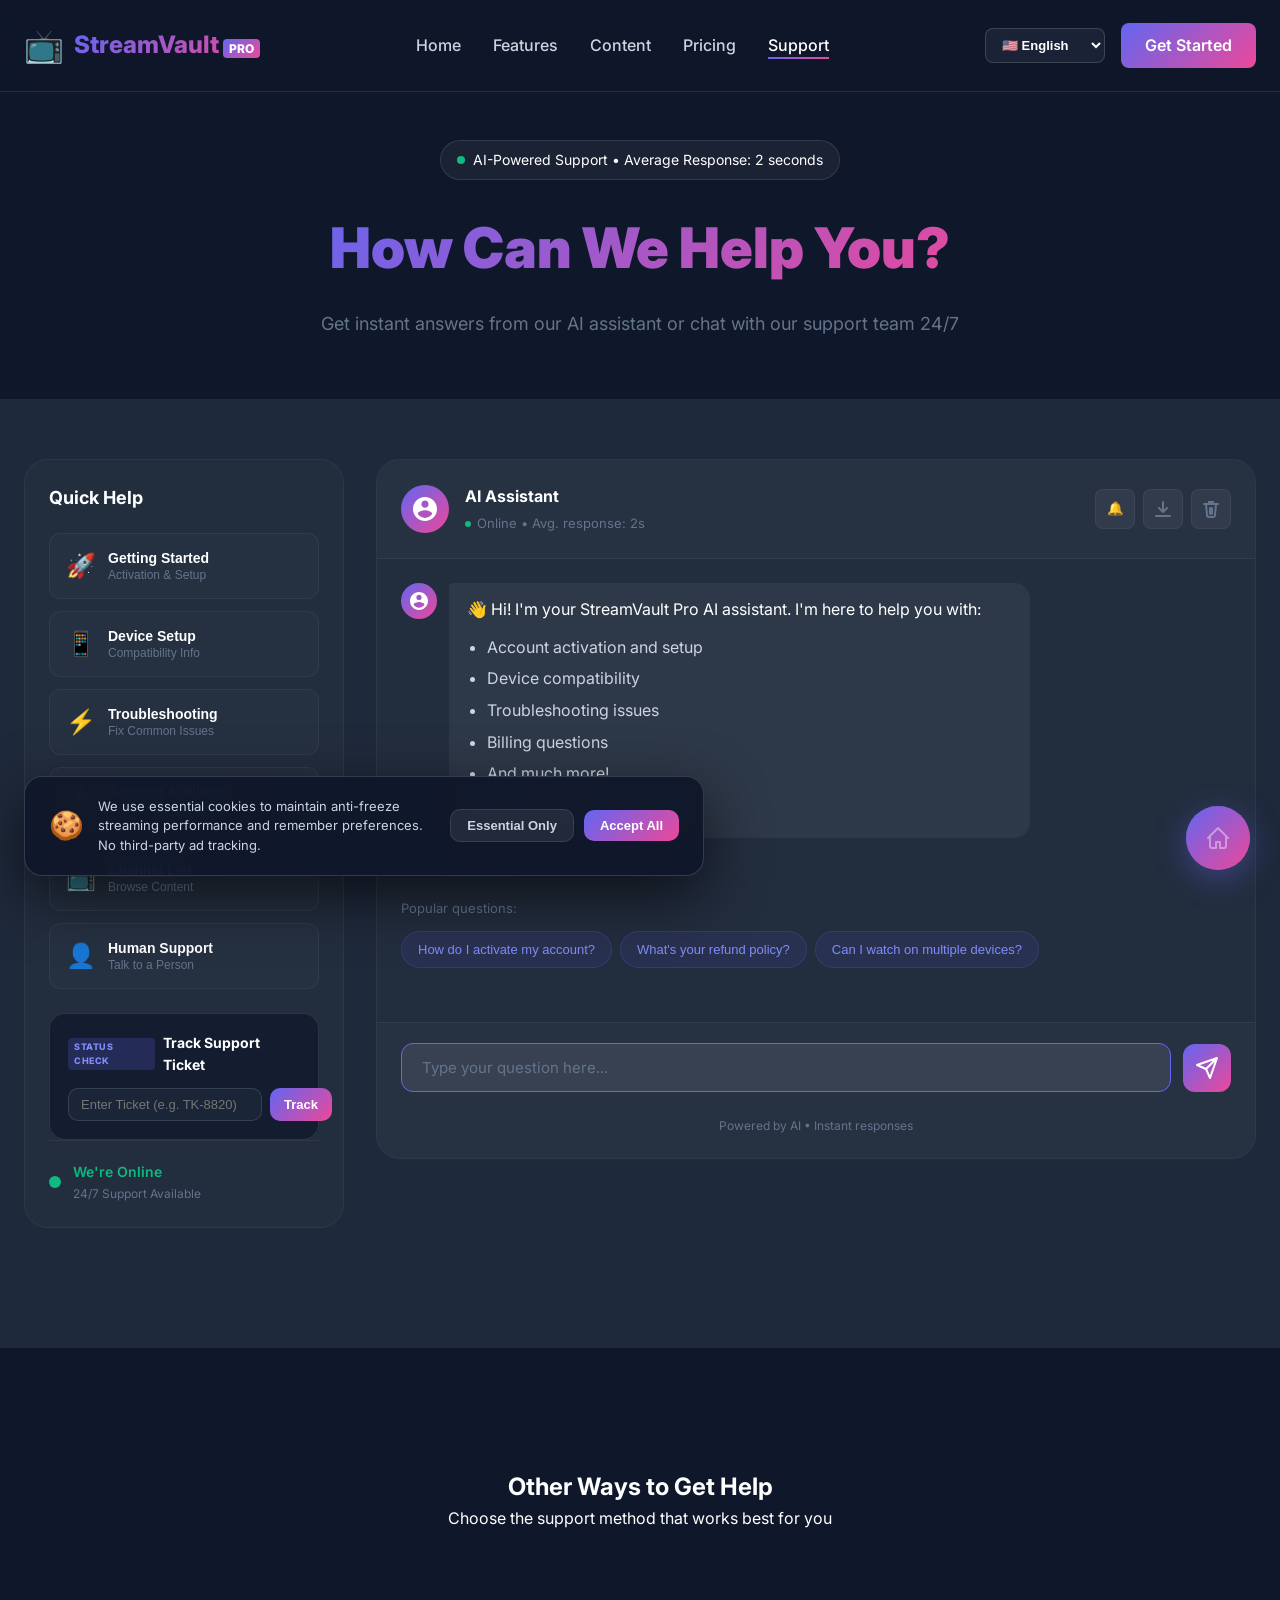
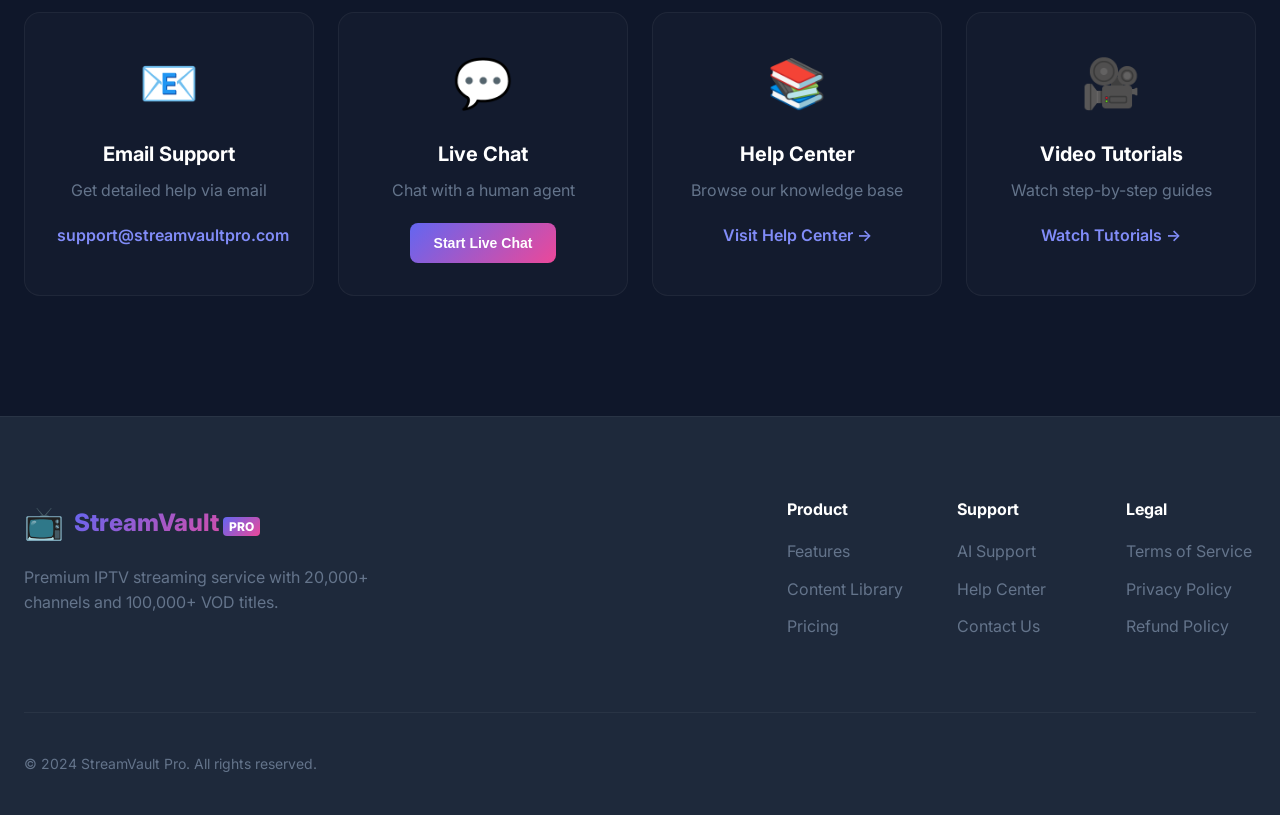
<file: support.html>
<!DOCTYPE html>
<html lang="en">
<head>
    <meta charset="UTF-8">
    <meta name="viewport" content="width=device-width, initial-scale=1.0">
    <title>24/7 AI Support - StreamVault Pro</title>
    <meta name="description" content="StreamVault Pro 24/7 customer support center. AI-powered live troubleshooting, device setup guides, activation help, and instant assistance.">
    <meta name="keywords" content="IPTV support, IPTV help, IPTV setup guide, FireStick setup, IPTV troubleshooting">
    <meta name="author" content="Amine Arheche">
    <meta name="theme-color" content="#0f172a">
    <link rel="canonical" href="https://aminearheche.github.io/IPTV-landing-page/support.html">
    <link rel="icon" type="image/svg+xml" href="icon.svg">
    <link rel="manifest" href="manifest.json">

    <!-- Open Graph / Facebook -->
    <meta property="og:type" content="website">
    <meta property="og:url" content="https://aminearheche.github.io/IPTV-landing-page/support.html">
    <meta property="og:title" content="24/7 AI Customer Support & Help Center - StreamVault Pro">
    <meta property="og:description" content="Get instant assistance, setup guides, and 24/7 troubleshooting for StreamVault Pro IPTV.">

    <!-- Twitter Card -->
    <meta name="twitter:card" content="summary_large_image">
    <meta name="twitter:title" content="24/7 Customer Support - StreamVault Pro">
    <meta name="twitter:description" content="Get instant assistance, setup guides, and 24/7 troubleshooting for StreamVault Pro IPTV.">

    <link rel="stylesheet" href="style.css">
    <link rel="stylesheet" href="support.css">
    <link rel="preconnect" href="https://fonts.googleapis.com">
    <link rel="preconnect" href="https://fonts.gstatic.com" crossorigin>
    <link href="https://fonts.googleapis.com/css2?family=Inter:wght@400;500;600;700;800;900&display=swap" rel="stylesheet">

    <!-- JSON-LD Support & ContactPage Schema -->
    <script type="application/ld+json">
    {
      "@context": "https://schema.org",
      "@type": "ContactPage",
      "name": "StreamVault Pro Customer Support Center",
      "description": "24/7 AI-driven live chat and technical support portal for IPTV subscribers.",
      "url": "https://aminearheche.github.io/IPTV-landing-page/support.html",
      "mainEntity": {
        "@type": "Organization",
        "name": "StreamVault Pro",
        "email": "support@streamvaultpro.com"
      }
    }
    </script>
</head>
<body>
    <!-- Skip to Support Chat for Accessibility -->
    <a href="#chatMessages" class="skip-link">Skip to chat conversation</a>

    <!-- Navigation -->
    <nav class="navbar" role="navigation" aria-label="Main Navigation">
        <div class="container">
            <div class="nav-wrapper">
                <div class="logo">
                    <a href="index.html" style="text-decoration: none; display: flex; align-items: center; gap: 10px;">
                        <span class="logo-icon">📺</span>
                        <span class="logo-text">StreamVault<span class="pro">PRO</span></span>
                    </a>
                </div>
                <ul class="nav-links">
                    <li><a href="index.html">Home</a></li>
                    <li><a href="index.html#features">Features</a></li>
                    <li><a href="index.html#content">Content</a></li>
                    <li><a href="index.html#pricing">Pricing</a></li>
                    <li><a href="support.html" class="active">Support</a></li>
                </ul>
                <div class="nav-actions">
                    <div class="lang-selector" aria-label="Select Language">
                        <label for="langSelect" class="sr-only">Language</label>
                        <select id="langSelect" class="currency-dropdown" title="Change language">
                            <option value="en" selected>🇺🇸 English</option>
                            <option value="fr">🇫🇷 Français</option>
                            <option value="es">🇪🇸 Español</option>
                            <option value="ar">🇸🇦 العربية</option>
                        </select>
                    </div>
                    <a href="index.html#pricing" class="nav-cta">Get Started</a>
                </div>
            </div>
        </div>
    </nav>

    <main id="main-content">
    <!-- Support Hero -->
    <section class="support-hero">
        <div class="container">
            <div class="support-hero-content">
                <div class="hero-badge">
                    <span class="badge-dot"></span>
                    <span>AI-Powered Support • Average Response: 2 seconds</span>
                </div>
                <h1>How Can We Help You?</h1>
                <p>Get instant answers from our AI assistant or chat with our support team 24/7</p>
            </div>
        </div>
    </section>

    <!-- Chat Interface -->
    <section class="chat-section">
        <div class="container">
            <div class="chat-layout">
                <!-- Sidebar with Quick Actions -->
                <aside class="chat-sidebar">
                    <div class="sidebar-header">
                        <h3>Quick Help</h3>
                    </div>
                    <div class="quick-topics">
                        <button class="topic-btn" data-question="How do I activate my subscription?">
                            <div class="topic-icon">🚀</div>
                            <div class="topic-content">
                                <div class="topic-title">Getting Started</div>
                                <div class="topic-desc">Activation & Setup</div>
                            </div>
                        </button>
                        <button class="topic-btn" data-question="What devices are compatible?">
                            <div class="topic-icon">📱</div>
                            <div class="topic-content">
                                <div class="topic-title">Device Setup</div>
                                <div class="topic-desc">Compatibility Info</div>
                            </div>
                        </button>
                        <button class="topic-btn" data-question="How do I fix buffering issues?">
                            <div class="topic-icon">⚡</div>
                            <div class="topic-content">
                                <div class="topic-title">Troubleshooting</div>
                                <div class="topic-desc">Fix Common Issues</div>
                            </div>
                        </button>
                        <button class="topic-btn" data-question="How do I upgrade my plan?">
                            <div class="topic-icon">⭐</div>
                            <div class="topic-content">
                                <div class="topic-title">Account & Billing</div>
                                <div class="topic-desc">Manage Subscription</div>
                            </div>
                        </button>
                        <button class="topic-btn" data-question="What channels do you offer?">
                            <div class="topic-icon">📺</div>
                            <div class="topic-content">
                                <div class="topic-title">Channel List</div>
                                <div class="topic-desc">Browse Content</div>
                            </div>
                        </button>
                        <button class="topic-btn" data-question="How can I contact human support?">
                            <div class="topic-icon">👤</div>
                            <div class="topic-content">
                                <div class="topic-title">Human Support</div>
                                <div class="topic-desc">Talk to a Person</div>
                            </div>
                        </button>
                    </div>

                    <!-- Ticket Status Tracker Widget -->
                    <div class="ticket-tracker-box">
                        <div class="ticket-tracker-header">
                            <span class="ticket-badge">STATUS CHECK</span>
                            <h4>Track Support Ticket</h4>
                        </div>
                        <div class="ticket-input-row">
                            <input type="text" id="ticketLookupInput" placeholder="Enter Ticket (e.g. TK-8820)" aria-label="Enter Ticket ID">
                            <button type="button" id="lookupTicketBtn" class="ticket-track-btn">Track</button>
                        </div>
                        <div id="ticketResultCard" class="ticket-result-card" style="display: none;"></div>
                    </div>

                    <div class="sidebar-footer">
                        <div class="support-hours">
                            <div class="status-indicator"></div>
                            <div>
                                <div class="status-title">We're Online</div>
                                <div class="status-time">24/7 Support Available</div>
                            </div>
                        </div>
                    </div>
                </aside>

                <!-- Main Chat Area -->
                <main class="chat-main">
                    <div class="chat-container">
                        <div class="chat-header">
                            <div class="agent-info">
                                <div class="agent-avatar">
                                    <div class="avatar-gradient">
                                        <svg width="32" height="32" viewBox="0 0 32 32" fill="none">
                                            <path d="M16 4C9.373 4 4 9.373 4 16s5.373 12 12 12 12-5.373 12-12S22.627 4 16 4zm0 3.6c1.988 0 3.6 1.612 3.6 3.6s-1.612 3.6-3.6 3.6-3.6-1.612-3.6-3.6 1.612-3.6 3.6-3.6zm0 17.28c-3 0-5.64-1.536-7.2-3.864.036-2.388 4.8-3.696 7.2-3.696 2.388 0 7.164 1.308 7.2 3.696-1.56 2.328-4.2 3.864-7.2 3.864z" fill="white"/>
                                        </svg>
                                    </div>
                                </div>
                                <div class="agent-details">
                                    <div class="agent-name">AI Assistant</div>
                                    <div class="agent-status">
                                        <span class="status-dot"></span>
                                        <span>Online • Avg. response: 2s</span>
                                    </div>
                                </div>
                            </div>
                            <div class="chat-actions">
                                <button type="button" class="action-btn" id="toggleSound" title="Toggle Audio Chime">
                                    <span id="soundIcon">🔔</span>
                                </button>
                                <button type="button" class="action-btn" id="exportChat" title="Export Chat Transcript">
                                    <svg width="20" height="20" viewBox="0 0 20 20" fill="none">
                                        <path d="M10 3v10m0 0l-4-4m4 4l4-4M3 17h14" stroke="currentColor" stroke-width="2" stroke-linecap="round" stroke-linejoin="round"/>
                                    </svg>
                                </button>
                                <button type="button" class="action-btn" id="clearChat" title="Clear Chat">
                                    <svg width="20" height="20" viewBox="0 0 20 20" fill="none">
                                        <path d="M3 5h14M8 5V3h4v2M9 9v6M11 9v6M5 5l1 11a2 2 0 002 2h4a2 2 0 002-2l1-11" stroke="currentColor" stroke-width="2" stroke-linecap="round"/>
                                    </svg>
                                </button>
                            </div>
                        </div>

                        <div class="chat-messages" id="chatMessages">
                            <!-- Welcome Message -->
                            <div class="message agent-message">
                                <div class="message-avatar">
                                    <div class="avatar-gradient">
                                        <svg width="24" height="24" viewBox="0 0 24 24" fill="none">
                                            <path d="M12 3C7.03 3 3 7.03 3 12s4.03 9 9 9 9-4.03 9-9-4.03-9-9-9zm0 2.7c1.491 0 2.7 1.209 2.7 2.7s-1.209 2.7-2.7 2.7-2.7-1.209-2.7-2.7 1.209-2.7 2.7-2.7zm0 12.96c-2.25 0-4.23-1.152-5.4-2.898.027-1.791 3.6-2.772 5.4-2.772 1.791 0 5.373.981 5.4 2.772-1.17 1.746-3.15 2.898-5.4 2.898z" fill="white"/>
                                        </svg>
                                    </div>
                                </div>
                                <div class="message-content">
                                    <div class="message-text">
                                        <p>👋 Hi! I'm your StreamVault Pro AI assistant. I'm here to help you with:</p>
                                        <ul>
                                            <li>Account activation and setup</li>
                                            <li>Device compatibility</li>
                                            <li>Troubleshooting issues</li>
                                            <li>Billing questions</li>
                                            <li>And much more!</li>
                                        </ul>
                                        <p>How can I assist you today?</p>
                                    </div>
                                    <div class="message-time">Just now</div>
                                </div>
                            </div>

                            <!-- Suggested Questions -->
                            <div class="suggested-questions">
                                <div class="suggestions-label">Popular questions:</div>
                                <div class="suggestion-chips">
                                    <button class="chip" data-question="How do I activate my account?">How do I activate my account?</button>
                                    <button class="chip" data-question="What's your refund policy?">What's your refund policy?</button>
                                    <button class="chip" data-question="Can I watch on multiple devices?">Can I watch on multiple devices?</button>
                                </div>
                            </div>
                        </div>

                        <div class="chat-input-wrapper">
                            <div class="typing-indicator" id="typingIndicator">
                                <span></span>
                                <span></span>
                                <span></span>
                            </div>
                            <form class="chat-input-form" id="chatForm">
                                <div class="input-container">
                                    <input 
                                        type="text" 
                                        id="messageInput" 
                                        class="chat-input" 
                                        placeholder="Type your question here..."
                                        autocomplete="off"
                                    />
                                    <button type="submit" class="send-btn" id="sendBtn">
                                        <svg width="24" height="24" viewBox="0 0 24 24" fill="none">
                                            <path d="M22 2L11 13M22 2l-7 20-4-9-9-4 20-7z" stroke="currentColor" stroke-width="2" stroke-linecap="round" stroke-linejoin="round"/>
                                        </svg>
                                    </button>
                                </div>
                            </form>
                            <div class="input-footer">
                                <span class="footer-text">Powered by AI • Instant responses</span>
                            </div>
                        </div>
                    </div>
                </main>
            </div>
        </div>
    </section>

    <!-- Additional Support Resources -->
    <section class="support-resources">
        <div class="container">
            <div class="section-header">
                <h2>Other Ways to Get Help</h2>
                <p>Choose the support method that works best for you</p>
            </div>
            <div class="resources-grid">
                <div class="resource-card">
                    <div class="resource-icon">📧</div>
                    <h3>Email Support</h3>
                    <p>Get detailed help via email</p>
                    <a href="mailto:support@streamvaultpro.com" class="resource-link">support@streamvaultpro.com</a>
                </div>
                <div class="resource-card">
                    <div class="resource-icon">💬</div>
                    <h3>Live Chat</h3>
                    <p>Chat with a human agent</p>
                    <button class="resource-link resource-btn" onclick="alert('Live chat feature coming soon!')">Start Live Chat</button>
                </div>
                <div class="resource-card">
                    <div class="resource-icon">📚</div>
                    <h3>Help Center</h3>
                    <p>Browse our knowledge base</p>
                    <a href="#" class="resource-link">Visit Help Center →</a>
                </div>
                <div class="resource-card">
                    <div class="resource-icon">🎥</div>
                    <h3>Video Tutorials</h3>
                    <p>Watch step-by-step guides</p>
                    <a href="#" class="resource-link">Watch Tutorials →</a>
                </div>
            </div>
        </div>
    </section>
    </main>

    <!-- Footer -->
    <footer class="footer">
        <div class="container">
            <div class="footer-content">
                <div class="footer-brand">
                    <div class="logo">
                        <span class="logo-icon">📺</span>
                        <span class="logo-text">StreamVault<span class="pro">PRO</span></span>
                    </div>
                    <p>Premium IPTV streaming service with 20,000+ channels and 100,000+ VOD titles.</p>
                </div>
                <div class="footer-links">
                    <div class="footer-column">
                        <h4>Product</h4>
                        <ul>
                            <li><a href="index.html#features">Features</a></li>
                            <li><a href="index.html#content">Content Library</a></li>
                            <li><a href="index.html#pricing">Pricing</a></li>
                        </ul>
                    </div>
                    <div class="footer-column">
                        <h4>Support</h4>
                        <ul>
                            <li><a href="support.html">AI Support</a></li>
                            <li><a href="#">Help Center</a></li>
                            <li><a href="#">Contact Us</a></li>
                        </ul>
                    </div>
                    <div class="footer-column">
                        <h4>Legal</h4>
                        <ul>
                            <li><a href="#">Terms of Service</a></li>
                            <li><a href="#">Privacy Policy</a></li>
                            <li><a href="#">Refund Policy</a></li>
                        </ul>
                    </div>
                </div>
            </div>
            <div class="footer-bottom">
                <p>&copy; 2024 StreamVault Pro. All rights reserved.</p>
            </div>
        </div>
    </footer>

    <!-- GDPR Cookie Consent Banner -->
    <div id="cookieBanner" class="cookie-banner" role="region" aria-label="Cookie Consent" style="display: none;">
        <div class="cookie-content">
            <span class="cookie-icon">🍪</span>
            <p>We use essential cookies to maintain anti-freeze streaming performance and remember preferences. No third-party ad tracking.</p>
        </div>
        <div class="cookie-actions">
            <button type="button" class="cookie-btn cookie-btn-secondary" id="cookieEssentialBtn">Essential Only</button>
            <button type="button" class="cookie-btn cookie-btn-primary" id="cookieAcceptBtn">Accept All</button>
        </div>
    </div>

    <!-- Floating Home Button -->
    <a href="index.html" class="floating-support-btn" title="Back to Home">
        <svg width="28" height="28" viewBox="0 0 28 28" fill="none">
            <path d="M4 14L14 4l10 10M6 12v10a2 2 0 002 2h4v-6h4v6h4a2 2 0 002-2V12" stroke="white" stroke-width="2" stroke-linecap="round" stroke-linejoin="round"/>
        </svg>
        <span class="support-pulse"></span>
    </a>

    <script src="support-chat.js"></script>
</body>
</html>
</file>
<file: style.css>
/* Modern IPTV Store - American Style */

/* Reset and Base Styles */
* {
    margin: 0;
    padding: 0;
    box-sizing: border-box;
}

:root {
    --primary: #6366f1;
    --primary-dark: #4f46e5;
    --primary-light: #818cf8;
    --secondary: #ec4899;
    --dark: #0f172a;
    --dark-light: #1e293b;
    --gray: #64748b;
    --gray-light: #cbd5e1;
    --gray-lighter: #f1f5f9;
    --white: #ffffff;
    --success: #10b981;
    --gradient: linear-gradient(135deg, #6366f1 0%, #ec4899 100%);
    --gradient-dark: linear-gradient(135deg, #1e293b 0%, #0f172a 100%);
}

html {
    scroll-behavior: smooth;
}

/* Accessibility Skip Link */
.skip-link {
    position: fixed;
    top: -100px;
    left: 20px;
    background: var(--primary);
    color: var(--white);
    padding: 12px 20px;
    border-radius: 8px;
    font-weight: 700;
    text-decoration: none;
    z-index: 100000;
    transition: top 0.2s cubic-bezier(0.4, 0, 0.2, 1);
    box-shadow: 0 4px 20px rgba(0, 0, 0, 0.4);
}

.skip-link:focus {
    top: 20px;
    outline: 3px solid var(--secondary);
}

/* Accessible focus visible rings */
a:focus-visible,
button:focus-visible,
input:focus-visible {
    outline: 2px solid var(--primary-light);
    outline-offset: 3px;
}

body {
    font-family: 'Inter', -apple-system, BlinkMacSystemFont, 'Segoe UI', sans-serif;
    background: var(--dark);
    color: var(--white);
    line-height: 1.6;
    overflow-x: hidden;
}

.container {
    max-width: 1280px;
    margin: 0 auto;
    padding: 0 24px;
}

/* Navigation */
.navbar {
    position: fixed;
    top: 0;
    left: 0;
    right: 0;
    background: rgba(15, 23, 42, 0.8);
    backdrop-filter: blur(20px);
    border-bottom: 1px solid rgba(255, 255, 255, 0.1);
    z-index: 1000;
    transition: all 0.3s ease;
}

.navbar.scrolled {
    background: rgba(15, 23, 42, 0.95);
    box-shadow: 0 4px 30px rgba(0, 0, 0, 0.3);
}

.nav-wrapper {
    display: flex;
    align-items: center;
    justify-content: space-between;
    padding: 20px 0;
}

.logo {
    display: flex;
    align-items: center;
    gap: 10px;
    font-size: 24px;
    font-weight: 800;
    color: var(--white);
    text-decoration: none;
}

.logo-icon {
    font-size: 32px;
}

.logo-text {
    background: var(--gradient);
    -webkit-background-clip: text;
    -webkit-text-fill-color: transparent;
    background-clip: text;
}

.pro {
    font-size: 12px;
    padding: 2px 6px;
    background: var(--gradient);
    border-radius: 4px;
    margin-left: 4px;
    -webkit-text-fill-color: white;
}

.nav-links {
    display: flex;
    list-style: none;
    gap: 32px;
}

.nav-links a {
    color: var(--gray-light);
    text-decoration: none;
    font-weight: 500;
    transition: color 0.3s ease;
    position: relative;
}

.nav-links a:hover {
    color: var(--white);
}

.nav-links a::after {
    content: '';
    position: absolute;
    bottom: -4px;
    left: 0;
    width: 0;
    height: 2px;
    background: var(--gradient);
    transition: width 0.3s ease;
}

.nav-links a:hover::after {
    width: 100%;
}

.nav-actions {
    display: flex;
    align-items: center;
    gap: 16px;
}

.currency-dropdown {
    background: rgba(30, 41, 59, 0.8);
    color: var(--white);
    border: 1px solid rgba(255, 255, 255, 0.15);
    border-radius: 8px;
    padding: 8px 12px;
    font-size: 13px;
    font-weight: 600;
    cursor: pointer;
    outline: none;
    transition: all 0.3s ease;
}

.currency-dropdown:hover,
.currency-dropdown:focus {
    border-color: var(--primary);
    background: rgba(30, 41, 59, 1);
}

.currency-dropdown option {
    background: var(--dark);
    color: var(--white);
}

.sr-only {
    position: absolute;
    width: 1px;
    height: 1px;
    padding: 0;
    margin: -1px;
    overflow: hidden;
    clip: rect(0, 0, 0, 0);
    border: 0;
}

.nav-cta {
    padding: 10px 24px;
    background: var(--gradient);
    color: var(--white);
    text-decoration: none;
    border-radius: 8px;
    font-weight: 600;
    transition: all 0.3s ease;
    white-space: nowrap;
}

.nav-cta:hover {
    transform: translateY(-2px);
    box-shadow: 0 10px 30px rgba(99, 102, 241, 0.4);
}

/* Hero Section */
.hero {
    position: relative;
    min-height: 100vh;
    display: flex;
    align-items: center;
    justify-content: center;
    padding-top: 80px;
    overflow: hidden;
}

.hero-background {
    position: absolute;
    top: 0;
    left: 0;
    right: 0;
    bottom: 0;
    background: 
        radial-gradient(circle at 20% 50%, rgba(99, 102, 241, 0.15) 0%, transparent 50%),
        radial-gradient(circle at 80% 80%, rgba(236, 72, 153, 0.15) 0%, transparent 50%),
        var(--dark);
    z-index: 0;
}

.hero-overlay {
    position: absolute;
    top: 0;
    left: 0;
    right: 0;
    bottom: 0;
    background: url('data:image/svg+xml,%3Csvg width="60" height="60" viewBox="0 0 60 60" xmlns="http://www.w3.org/2000/svg"%3E%3Cg fill="none" fill-rule="evenodd"%3E%3Cg fill="%23ffffff" fill-opacity="0.02"%3E%3Cpath d="M36 34v-4h-2v4h-4v2h4v4h2v-4h4v-2h-4zm0-30V0h-2v4h-4v2h4v4h2V6h4V4h-4zM6 34v-4H4v4H0v2h4v4h2v-4h4v-2H6zM6 4V0H4v4H0v2h4v4h2V6h4V4H6z"/%3E%3C/g%3E%3C/g%3E%3C/svg%3E');
    opacity: 0.5;
}

.hero-content {
    position: relative;
    z-index: 1;
    text-align: center;
    max-width: 900px;
}

.hero-badge {
    display: inline-flex;
    align-items: center;
    gap: 8px;
    padding: 8px 16px;
    background: rgba(255, 255, 255, 0.05);
    border: 1px solid rgba(255, 255, 255, 0.1);
    border-radius: 50px;
    font-size: 14px;
    margin-bottom: 24px;
    animation: float 3s ease-in-out infinite;
}

.badge-dot {
    width: 8px;
    height: 8px;
    background: var(--success);
    border-radius: 50%;
    animation: pulse 2s ease-in-out infinite;
}

.hero-title {
    font-size: clamp(48px, 8vw, 72px);
    font-weight: 900;
    line-height: 1.1;
    margin-bottom: 24px;
    letter-spacing: -0.02em;
}

.gradient-text {
    background: var(--gradient);
    -webkit-background-clip: text;
    -webkit-text-fill-color: transparent;
    background-clip: text;
}

.hero-subtitle {
    font-size: clamp(18px, 3vw, 22px);
    color: var(--gray-light);
    margin-bottom: 40px;
    max-width: 700px;
    margin-left: auto;
    margin-right: auto;
}

.hero-buttons {
    display: flex;
    gap: 16px;
    justify-content: center;
    flex-wrap: wrap;
    margin-bottom: 60px;
}

.btn {
    display: inline-flex;
    align-items: center;
    gap: 8px;
    padding: 16px 32px;
    border-radius: 12px;
    font-weight: 600;
    font-size: 16px;
    text-decoration: none;
    transition: all 0.3s cubic-bezier(0.4, 0, 0.2, 1);
    position: relative;
    overflow: hidden;
}

.btn-primary {
    background: var(--gradient);
    color: var(--white);
    box-shadow: 0 10px 30px rgba(99, 102, 241, 0.3);
}

.btn-primary:hover {
    transform: translateY(-3px);
    box-shadow: 0 15px 40px rgba(99, 102, 241, 0.5);
}

.btn-secondary {
    background: rgba(255, 255, 255, 0.05);
    border: 1px solid rgba(255, 255, 255, 0.1);
    color: var(--white);
}

.btn-secondary:hover {
    background: rgba(255, 255, 255, 0.1);
    border-color: rgba(255, 255, 255, 0.2);
}

.hero-stats {
    display: flex;
    justify-content: center;
    align-items: center;
    gap: 40px;
    flex-wrap: wrap;
}

.stat-item {
    text-align: center;
}

.stat-number {
    font-size: 36px;
    font-weight: 800;
    background: var(--gradient);
    -webkit-background-clip: text;
    -webkit-text-fill-color: transparent;
    background-clip: text;
    line-height: 1;
    margin-bottom: 8px;
}

.stat-label {
    font-size: 14px;
    color: var(--gray);
    font-weight: 500;
}

.stat-divider {
    width: 1px;
    height: 40px;
    background: rgba(255, 255, 255, 0.1);
}

.scroll-indicator {
    position: absolute;
    bottom: 40px;
    left: 50%;
    transform: translateX(-50%);
    text-align: center;
    color: var(--gray);
    font-size: 14px;
}

.scroll-arrow {
    width: 24px;
    height: 24px;
    border-left: 2px solid var(--gray);
    border-bottom: 2px solid var(--gray);
    transform: rotate(-45deg);
    margin: 8px auto 0;
    animation: bounce 2s infinite;
}

/* Features Section */
.features {
    padding: 120px 0;
    background: var(--dark-light);
    position: relative;
}

.section-header {
    text-align: center;
    margin-bottom: 80px;
}

.section-tag {
    display: inline-block;
    padding: 6px 16px;
    background: rgba(99, 102, 241, 0.1);
    color: var(--primary-light);
    border-radius: 50px;
    font-size: 14px;
    font-weight: 600;
    margin-bottom: 16px;
}

.section-title {
    font-size: clamp(36px, 5vw, 48px);
    font-weight: 800;
    margin-bottom: 16px;
}

.section-subtitle {
    font-size: 18px;
    color: var(--gray);
    max-width: 600px;
    margin: 0 auto;
}

.features-grid {
    display: grid;
    grid-template-columns: repeat(auto-fit, minmax(300px, 1fr));
    gap: 32px;
}

.feature-card {
    padding: 32px;
    background: rgba(255, 255, 255, 0.02);
    border: 1px solid rgba(255, 255, 255, 0.05);
    border-radius: 16px;
    transition: all 0.3s ease;
}

.feature-card:hover {
    background: rgba(255, 255, 255, 0.05);
    border-color: rgba(99, 102, 241, 0.3);
    transform: translateY(-4px);
}

.feature-icon {
    width: 64px;
    height: 64px;
    background: var(--gradient);
    border-radius: 12px;
    display: flex;
    align-items: center;
    justify-content: center;
    margin-bottom: 20px;
    color: var(--white);
}

.feature-card h3 {
    font-size: 20px;
    font-weight: 700;
    margin-bottom: 12px;
}

.feature-card p {
    color: var(--gray);
    line-height: 1.6;
}

/* Broadband Speed Test Section */
.speedtest-section {
    padding: 80px 0;
    position: relative;
}

.speedtest-card {
    background: linear-gradient(135deg, rgba(30, 41, 59, 0.7), rgba(15, 23, 42, 0.9));
    border: 1px solid rgba(255, 255, 255, 0.12);
    border-radius: 24px;
    padding: 48px;
    display: grid;
    grid-template-columns: 1.2fr 0.8fr;
    gap: 40px;
    align-items: center;
    backdrop-filter: blur(20px);
    box-shadow: 0 20px 60px rgba(0, 0, 0, 0.4);
}

.speedtest-info h2 {
    font-size: 32px;
    font-weight: 800;
    margin: 12px 0 16px;
    color: var(--white);
}

.speedtest-info p {
    color: var(--gray-light);
    font-size: 16px;
    line-height: 1.6;
    margin-bottom: 28px;
}

.speedtest-benchmarks {
    display: flex;
    gap: 20px;
    flex-wrap: wrap;
}

.bench-item {
    background: rgba(255, 255, 255, 0.04);
    border: 1px solid rgba(255, 255, 255, 0.08);
    padding: 12px 18px;
    border-radius: 12px;
    display: flex;
    flex-direction: column;
}

.bench-val {
    font-size: 18px;
    font-weight: 800;
    color: var(--primary-light);
}

.bench-lbl {
    font-size: 12px;
    color: var(--gray);
}

.speedtest-gauge-box {
    display: flex;
    flex-direction: column;
    align-items: center;
    text-align: center;
    background: rgba(15, 23, 42, 0.6);
    border: 1px solid rgba(255, 255, 255, 0.08);
    padding: 32px;
    border-radius: 20px;
}

.gauge-circle {
    width: 140px;
    height: 140px;
    border-radius: 50%;
    border: 4px solid var(--primary);
    box-shadow: 0 0 30px rgba(99, 102, 241, 0.35);
    display: flex;
    flex-direction: column;
    align-items: center;
    justify-content: center;
    margin-bottom: 16px;
    transition: all 0.3s ease;
}

.gauge-circle.testing {
    animation: gauge-pulse 1s infinite alternate;
    border-color: var(--secondary);
}

@keyframes gauge-pulse {
    from { transform: scale(1); box-shadow: 0 0 20px rgba(236, 72, 153, 0.4); }
    to { transform: scale(1.06); box-shadow: 0 0 40px rgba(236, 72, 153, 0.8); }
}

.gauge-number {
    font-size: 38px;
    font-weight: 900;
    color: var(--white);
    line-height: 1;
}

.gauge-unit {
    font-size: 13px;
    color: var(--gray);
    font-weight: 600;
}

.gauge-stats {
    font-size: 13px;
    color: var(--gray-light);
    font-family: monospace;
    margin-bottom: 20px;
}

.speedtest-btn {
    width: 100%;
    justify-content: center;
}

.speedtest-result-badge {
    margin-top: 16px;
    background: rgba(16, 185, 129, 0.15);
    border: 1px solid rgba(16, 185, 129, 0.3);
    color: var(--success);
    padding: 8px 16px;
    border-radius: 8px;
    font-size: 13px;
    font-weight: 600;
    animation: modal-enter 0.4s ease;
}

@media (max-width: 900px) {
    .speedtest-card {
        grid-template-columns: 1fr;
        padding: 32px 24px;
    }
}

/* Content Showcase Section */
.content-showcase {
    padding: 120px 0;
    background: var(--dark);
}

.content-category {
    margin-bottom: 60px;
}

.category-title {
    font-size: 28px;
    font-weight: 700;
    margin-bottom: 24px;
    padding-left: 4px;
}

.content-carousel {
    overflow: hidden;
    position: relative;
}

.carousel-track {
    display: flex;
    gap: 20px;
    animation: scroll 60s linear infinite;
    width: fit-content;
}

.carousel-track:hover {
    animation-play-state: paused;
}

.content-card {
    flex: 0 0 auto;
    width: 200px;
    cursor: pointer;
    transition: transform 0.3s ease;
}

.content-card:hover {
    transform: scale(1.05) translateY(-8px);
    z-index: 10;
}

.card-image {
    position: relative;
    border-radius: 12px;
    overflow: hidden;
    aspect-ratio: 2/3;
    margin-bottom: 12px;
}

.card-image img {
    width: 100%;
    height: 100%;
    object-fit: cover;
    transition: transform 0.5s ease;
}

.content-card:hover .card-image img {
    transform: scale(1.1);
}

.card-overlay {
    position: absolute;
    inset: 0;
    background: linear-gradient(to top, rgba(0,0,0,0.9) 0%, transparent 50%);
    display: flex;
    flex-direction: column;
    justify-content: space-between;
    padding: 16px;
    opacity: 0;
    transition: opacity 0.3s ease;
}

.content-card:hover .card-overlay {
    opacity: 1;
}

.card-play {
    width: 56px;
    height: 56px;
    background: rgba(255, 255, 255, 0.2);
    backdrop-filter: blur(10px);
    border-radius: 50%;
    display: flex;
    align-items: center;
    justify-content: center;
    margin: auto;
    transition: all 0.3s ease;
}

.content-card:hover .card-play {
    background: var(--gradient);
    transform: scale(1.1);
}

.card-info {
    display: flex;
    justify-content: space-between;
    align-items: center;
    font-size: 14px;
    font-weight: 600;
}

.card-rating {
    display: flex;
    align-items: center;
    gap: 4px;
}

.card-title {
    font-size: 14px;
    font-weight: 600;
    text-align: center;
    white-space: nowrap;
    overflow: hidden;
    text-overflow: ellipsis;
}

/* Live Channel Lineup & Finder */
.channel-finder-section {
    margin-top: 64px;
    background: rgba(15, 23, 42, 0.6);
    border: 1px solid rgba(255, 255, 255, 0.08);
    border-radius: 24px;
    padding: 36px;
    backdrop-filter: blur(16px);
}

.channel-finder-subtitle {
    color: var(--gray-light);
    font-size: 15px;
    margin-top: 4px;
    margin-bottom: 24px;
}

.channel-controls {
    display: flex;
    flex-direction: column;
    gap: 16px;
    margin-bottom: 28px;
}

.channel-search-box {
    position: relative;
    display: flex;
    align-items: center;
}

.channel-search-box .search-icon {
    position: absolute;
    left: 18px;
    color: var(--gray);
    pointer-events: none;
}

.channel-search-box input {
    width: 100%;
    padding: 14px 44px 14px 48px;
    background: rgba(30, 41, 59, 0.7);
    border: 1px solid rgba(255, 255, 255, 0.12);
    border-radius: 14px;
    color: var(--white);
    font-size: 15px;
    outline: none;
    transition: all 0.3s ease;
}

.channel-search-box input:focus {
    border-color: var(--primary);
    box-shadow: 0 0 0 3px rgba(99, 102, 241, 0.25);
    background: rgba(30, 41, 59, 0.95);
}

.clear-search-btn {
    position: absolute;
    right: 14px;
    background: transparent;
    border: none;
    color: var(--gray);
    font-size: 20px;
    cursor: pointer;
    line-height: 1;
}

.clear-search-btn:hover {
    color: var(--white);
}

.channel-filter-chips {
    display: flex;
    flex-wrap: wrap;
    gap: 10px;
}

.channel-chip {
    background: rgba(255, 255, 255, 0.05);
    border: 1px solid rgba(255, 255, 255, 0.1);
    color: var(--gray-light);
    padding: 8px 16px;
    border-radius: 9999px;
    font-size: 13px;
    font-weight: 600;
    cursor: pointer;
    transition: all 0.25s ease;
}

.channel-chip:hover {
    background: rgba(255, 255, 255, 0.1);
    color: var(--white);
}

.channel-chip.active {
    background: var(--gradient);
    color: var(--white);
    border-color: transparent;
    box-shadow: 0 4px 12px rgba(99, 102, 241, 0.3);
}

.channel-results-grid {
    display: grid;
    grid-template-columns: repeat(auto-fill, minmax(220px, 1fr));
    gap: 16px;
}

.channel-card-item {
    background: rgba(30, 41, 59, 0.5);
    border: 1px solid rgba(255, 255, 255, 0.06);
    border-radius: 14px;
    padding: 16px;
    display: flex;
    flex-direction: column;
    justify-content: space-between;
    gap: 12px;
    transition: all 0.3s cubic-bezier(0.4, 0, 0.2, 1);
    cursor: pointer;
}

.channel-card-item:hover {
    transform: translateY(-4px);
    border-color: rgba(99, 102, 241, 0.4);
    background: rgba(30, 41, 59, 0.9);
    box-shadow: 0 10px 25px rgba(0, 0, 0, 0.3);
}

.channel-card-top {
    display: flex;
    align-items: center;
    justify-content: space-between;
}

.channel-logo-badge {
    width: 36px;
    height: 36px;
    border-radius: 10px;
    background: var(--gradient-dark);
    display: flex;
    align-items: center;
    justify-content: center;
    font-size: 18px;
    border: 1px solid rgba(255, 255, 255, 0.1);
}

.channel-quality-badge {
    font-size: 10px;
    font-weight: 800;
    padding: 3px 6px;
    border-radius: 6px;
    background: rgba(16, 185, 129, 0.2);
    color: var(--success);
    border: 1px solid rgba(16, 185, 129, 0.3);
}

.channel-name {
    font-size: 15px;
    font-weight: 700;
    color: var(--white);
}

.channel-cat-label {
    font-size: 12px;
    color: var(--gray);
}

.channel-preview-btn {
    font-size: 12px;
    font-weight: 600;
    color: var(--primary-light);
    background: rgba(99, 102, 241, 0.1);
    border: 1px solid rgba(99, 102, 241, 0.2);
    padding: 6px 10px;
    border-radius: 8px;
    text-align: center;
    display: flex;
    align-items: center;
    justify-content: center;
    gap: 6px;
    transition: all 0.2s ease;
}

.channel-card-item:hover .channel-preview-btn {
    background: var(--primary);
    color: var(--white);
}

.channel-results-empty {
    text-align: center;
    padding: 40px;
    color: var(--gray-light);
    font-size: 16px;
}

/* Pricing Section */
.pricing {
    padding: 120px 0;
    background: var(--dark-light);
    position: relative;
}

/* Billing Frequency Switcher */
.billing-toggle-container {
    display: flex;
    justify-content: center;
    margin: 32px 0 48px;
}

.billing-toggle {
    display: inline-flex;
    background: rgba(15, 23, 42, 0.85);
    backdrop-filter: blur(16px);
    border: 1px solid rgba(255, 255, 255, 0.12);
    border-radius: 9999px;
    padding: 6px;
    gap: 6px;
    box-shadow: 0 8px 32px rgba(0, 0, 0, 0.4);
}

.billing-tab {
    background: transparent;
    border: none;
    color: var(--gray-light);
    font-size: 14px;
    font-weight: 600;
    padding: 10px 22px;
    border-radius: 9999px;
    cursor: pointer;
    transition: all 0.3s cubic-bezier(0.4, 0, 0.2, 1);
    display: inline-flex;
    align-items: center;
    gap: 8px;
}

.billing-tab:hover {
    color: var(--white);
}

.billing-tab.active {
    background: var(--gradient);
    color: var(--white);
    box-shadow: 0 4px 15px rgba(99, 102, 241, 0.4);
}

.discount-pill {
    font-size: 11px;
    font-weight: 700;
    padding: 2px 8px;
    border-radius: 999px;
    background: rgba(255, 255, 255, 0.2);
    color: var(--white);
}

.discount-pill.highlight {
    background: var(--secondary);
}

.pricing-grid {
    display: grid;
    grid-template-columns: repeat(auto-fit, minmax(320px, 1fr));
    gap: 32px;
    max-width: 1200px;
    margin: 0 auto;
}

.pricing-card {
    background: rgba(255, 255, 255, 0.02);
    border: 2px solid rgba(255, 255, 255, 0.05);
    border-radius: 24px;
    padding: 40px;
    position: relative;
    transition: all 0.4s cubic-bezier(0.4, 0, 0.2, 1);
}

.pricing-card:hover {
    transform: translateY(-8px);
    border-color: rgba(99, 102, 241, 0.3);
    box-shadow: 0 20px 60px rgba(99, 102, 241, 0.2);
}

.pricing-card.featured {
    background: linear-gradient(135deg, rgba(99, 102, 241, 0.1), rgba(236, 72, 153, 0.1));
    border-color: var(--primary);
    transform: scale(1.05);
}

.pricing-card.featured:hover {
    transform: scale(1.08) translateY(-8px);
}

.popular-badge {
    position: absolute;
    top: -16px;
    left: 50%;
    transform: translateX(-50%);
    padding: 8px 24px;
    background: var(--gradient);
    color: var(--white);
    font-size: 12px;
    font-weight: 700;
    border-radius: 50px;
    letter-spacing: 0.5px;
    animation: pulse 2s infinite;
}

.plan-header h3 {
    font-size: 24px;
    font-weight: 700;
    margin-bottom: 8px;
}

.plan-header p {
    color: var(--gray);
    font-size: 14px;
    margin-bottom: 24px;
}

.plan-price {
    display: flex;
    align-items: baseline;
    margin-bottom: 8px;
}

.currency {
    font-size: 24px;
    font-weight: 700;
    color: var(--gray);
    margin-right: 4px;
}

.amount {
    font-size: 56px;
    font-weight: 900;
    line-height: 1;
    background: var(--gradient);
    -webkit-background-clip: text;
    -webkit-text-fill-color: transparent;
    background-clip: text;
}

.period {
    font-size: 18px;
    color: var(--gray);
    margin-left: 8px;
}

.savings {
    color: var(--success);
    font-size: 14px;
    font-weight: 600;
    margin-bottom: 32px;
}

.plan-features {
    list-style: none;
    margin-bottom: 32px;
}

.plan-features li {
    display: flex;
    align-items: center;
    gap: 12px;
    padding: 12px 0;
    border-bottom: 1px solid rgba(255, 255, 255, 0.05);
}

.plan-features li:last-child {
    border-bottom: none;
}

.plan-features svg {
    flex-shrink: 0;
}

.plan-button {
    display: block;
    width: 100%;
    padding: 16px;
    background: var(--gradient);
    color: var(--white);
    text-align: center;
    text-decoration: none;
    border-radius: 12px;
    font-weight: 600;
    font-size: 16px;
    transition: all 0.3s ease;
}

.plan-button:hover {
    transform: translateY(-2px);
    box-shadow: 0 10px 30px rgba(99, 102, 241, 0.4);
}

.pricing-card:not(.featured) .plan-button {
    background: rgba(255, 255, 255, 0.05);
    border: 1px solid rgba(255, 255, 255, 0.1);
}

.pricing-card:not(.featured) .plan-button:hover {
    background: rgba(255, 255, 255, 0.1);
}

.pricing-footer {
    text-align: center;
    margin-top: 48px;
    color: var(--gray);
}

/* FAQ Section */
.faq {
    padding: 120px 0;
    background: var(--dark);
}

.faq-grid {
    max-width: 900px;
    margin: 0 auto;
}

.faq-item {
    background: rgba(255, 255, 255, 0.02);
    border: 1px solid rgba(255, 255, 255, 0.05);
    border-radius: 16px;
    margin-bottom: 16px;
    overflow: hidden;
    transition: all 0.3s ease;
}

.faq-item:hover {
    border-color: rgba(99, 102, 241, 0.3);
}

.faq-question {
    padding: 24px;
    display: flex;
    justify-content: space-between;
    align-items: center;
    cursor: pointer;
    user-select: none;
}

.faq-question h3 {
    font-size: 18px;
    font-weight: 600;
}

.faq-question svg {
    transition: transform 0.3s ease;
    color: var(--gray);
}

.faq-item.active .faq-question svg {
    transform: rotate(180deg);
}

.faq-answer {
    max-height: 0;
    overflow: hidden;
    transition: max-height 0.3s ease, padding 0.3s ease;
}

.faq-item.active .faq-answer {
    max-height: 300px;
    padding: 0 24px 24px;
}

.faq-answer p {
    color: var(--gray);
    line-height: 1.8;
}

/* Footer */
.footer {
    background: var(--dark-light);
    padding: 80px 0 40px;
    border-top: 1px solid rgba(255, 255, 255, 0.05);
}

.footer-content {
    display: grid;
    grid-template-columns: 1.5fr 1fr;
    gap: 60px;
    margin-bottom: 60px;
}

.footer-brand {
    max-width: 400px;
}

.footer-brand .logo {
    margin-bottom: 16px;
}

.footer-brand p {
    color: var(--gray);
    margin-bottom: 24px;
    line-height: 1.6;
}

.social-links {
    display: flex;
    gap: 16px;
}

.social-links a {
    width: 40px;
    height: 40px;
    background: rgba(255, 255, 255, 0.05);
    border-radius: 8px;
    display: flex;
    align-items: center;
    justify-content: center;
    color: var(--gray-light);
    transition: all 0.3s ease;
}

.social-links a:hover {
    background: var(--gradient);
    color: var(--white);
    transform: translateY(-2px);
}

.footer-links {
    display: grid;
    grid-template-columns: repeat(3, 1fr);
    gap: 40px;
}

.footer-column h4 {
    font-size: 16px;
    font-weight: 700;
    margin-bottom: 16px;
}

.footer-column ul {
    list-style: none;
}

.footer-column li {
    margin-bottom: 12px;
}

.footer-column a {
    color: var(--gray);
    text-decoration: none;
    transition: color 0.3s ease;
}

.footer-column a:hover {
    color: var(--white);
}

.footer-bottom {
    display: flex;
    justify-content: space-between;
    align-items: center;
    padding-top: 40px;
    border-top: 1px solid rgba(255, 255, 255, 0.05);
    flex-wrap: wrap;
    gap: 20px;
}

.footer-bottom p {
    color: var(--gray);
    font-size: 14px;
}

.payment-methods {
    display: flex;
    align-items: center;
    gap: 12px;
    color: var(--gray);
    font-size: 14px;
}

.payment-methods img {
    height: 24px;
    opacity: 0.6;
    transition: opacity 0.3s ease;
}

.payment-methods img:hover {
    opacity: 1;
}

/* Animations */
@keyframes float {
    0%, 100% { transform: translateY(0); }
    50% { transform: translateY(-10px); }
}

@keyframes pulse {
    0%, 100% { opacity: 1; }
    50% { opacity: 0.6; }
}

@keyframes bounce {
    0%, 20%, 50%, 80%, 100% { transform: translateY(0) rotate(-45deg); }
    40% { transform: translateY(-10px) rotate(-45deg); }
    60% { transform: translateY(-5px) rotate(-45deg); }
}

@keyframes scroll {
    0% { transform: translateX(0); }
    100% { transform: translateX(-50%); }
}

/* Responsive Design */
@media (max-width: 1024px) {
    .nav-links {
        display: none;
    }
    
    .footer-content {
        grid-template-columns: 1fr;
    }
    
    .footer-links {
        grid-template-columns: repeat(2, 1fr);
    }
}

@media (max-width: 768px) {
    .hero-buttons {
        flex-direction: column;
        width: 100%;
    }
    
    .btn {
        width: 100%;
        justify-content: center;
    }
    
    .hero-stats {
        gap: 24px;
    }
    
    .stat-divider {
        display: none;
    }
    
    .features-grid {
        grid-template-columns: 1fr;
    }
    
    .pricing-grid {
        grid-template-columns: 1fr;
    }
    
    .pricing-card.featured {
        transform: scale(1);
    }
    
    .footer-links {
        grid-template-columns: 1fr;
    }
    
    .footer-bottom {
        flex-direction: column;
        text-align: center;
    }
    
    .content-card {
        width: 160px;
    }
}

@media (max-width: 480px) {
    .container {
        padding: 0 16px;
    }
    
    .hero-title {
        font-size: 40px;
    }
    
    .section-title {
        font-size: 32px;
    }
}

/* Floating Support Button */
.floating-support-btn {
    position: fixed;
    bottom: 30px;
    right: 30px;
    width: 64px;
    height: 64px;
    background: var(--gradient);
    border-radius: 50%;
    display: flex;
    align-items: center;
    justify-content: center;
    box-shadow: 0 8px 32px rgba(99, 102, 241, 0.4);
    cursor: pointer;
    transition: all 0.3s cubic-bezier(0.4, 0, 0.2, 1);
    z-index: 9999;
    text-decoration: none;
    animation: float-support 3s ease-in-out infinite;
}

.floating-support-btn:hover {
    transform: translateY(-4px) scale(1.05);
    box-shadow: 0 12px 40px rgba(99, 102, 241, 0.6);
}

.floating-support-btn:active {
    transform: translateY(-2px) scale(1.02);
}

.support-pulse {
    position: absolute;
    width: 100%;
    height: 100%;
    border-radius: 50%;
    background: var(--gradient);
    opacity: 0.6;
    animation: pulse-ring 2s ease-out infinite;
}

@keyframes float-support {
    0%, 100% {
        transform: translateY(0);
    }
    50% {
        transform: translateY(-10px);
    }
}

@keyframes pulse-ring {
    0% {
        transform: scale(1);
        opacity: 0.6;
    }
    50% {
        transform: scale(1.1);
        opacity: 0.3;
    }
    100% {
        transform: scale(1.3);
        opacity: 0;
    }
}

/* Mobile responsive for support button */
@media (max-width: 768px) {
    .floating-support-btn {
        width: 56px;
        height: 56px;
        bottom: 20px;
        right: 20px;
    }
    
    .floating-support-btn svg {
        width: 24px;
        height: 24px;
    }
}

/* Custom Glassmorphism Scrollbar */
::-webkit-scrollbar {
    width: 10px;
    height: 10px;
}

::-webkit-scrollbar-track {
    background: #0f172a;
}

::-webkit-scrollbar-thumb {
    background: rgba(99, 102, 241, 0.4);
    border-radius: 6px;
    border: 2px solid #0f172a;
}

::-webkit-scrollbar-thumb:hover {
    background: rgba(99, 102, 241, 0.8);
}

/* Reduced Motion Accessibility */
@media (prefers-reduced-motion: reduce) {
    *,
    *::before,
    *::after {
        animation-duration: 0.01ms !important;
        animation-iteration-count: 1 !important;
        transition-duration: 0.01ms !important;
        scroll-behavior: auto !important;
    }
}

/* Streaming Player Preview Modal */
.player-modal {
    position: fixed;
    inset: 0;
    z-index: 100000;
    display: flex;
    align-items: center;
    justify-content: center;
    padding: 20px;
}

.player-backdrop {
    position: absolute;
    inset: 0;
    background: rgba(10, 15, 29, 0.85);
    backdrop-filter: blur(12px);
}

.player-dialog {
    position: relative;
    width: 100%;
    max-width: 820px;
    background: linear-gradient(135deg, rgba(30, 41, 59, 0.95), rgba(15, 23, 42, 0.98));
    border: 1px solid rgba(255, 255, 255, 0.15);
    border-radius: 20px;
    box-shadow: 0 25px 80px rgba(0, 0, 0, 0.7);
    overflow: hidden;
    animation: modal-enter 0.3s cubic-bezier(0.4, 0, 0.2, 1);
}

@keyframes modal-enter {
    from {
        opacity: 0;
        transform: scale(0.92) translateY(20px);
    }
    to {
        opacity: 1;
        transform: scale(1) translateY(0);
    }
}

.player-header {
    display: flex;
    align-items: center;
    justify-content: space-between;
    padding: 18px 24px;
    border-bottom: 1px solid rgba(255, 255, 255, 0.08);
}

.player-title-box {
    display: flex;
    align-items: center;
    gap: 12px;
}

.live-indicator-dot {
    width: 10px;
    height: 10px;
    background: #ef4444;
    border-radius: 50%;
    box-shadow: 0 0 10px #ef4444;
    animation: live-blink 1.5s infinite;
}

@keyframes live-blink {
    0%, 100% { opacity: 1; transform: scale(1); }
    50% { opacity: 0.4; transform: scale(0.85); }
}

.player-title {
    font-size: 18px;
    font-weight: 700;
    color: var(--white);
}

.player-badge {
    font-size: 11px;
    font-weight: 800;
    background: var(--gradient);
    color: var(--white);
    padding: 3px 8px;
    border-radius: 6px;
}

.player-close-btn {
    background: transparent;
    border: none;
    color: var(--gray-light);
    font-size: 28px;
    cursor: pointer;
    line-height: 1;
    transition: color 0.2s ease;
}

.player-close-btn:hover {
    color: var(--white);
}

.player-screen-wrapper {
    position: relative;
    padding: 16px 24px;
}

.player-screen {
    width: 100%;
    height: 380px;
    background: radial-gradient(circle at center, #1e293b 0%, #0f172a 100%);
    border: 1px solid rgba(255, 255, 255, 0.08);
    border-radius: 14px;
    position: relative;
    overflow: hidden;
    display: flex;
    align-items: center;
    justify-content: center;
}

.stream-overlay-watermark {
    position: absolute;
    top: 14px;
    right: 14px;
    font-size: 12px;
    font-weight: 700;
    color: rgba(255, 255, 255, 0.4);
    letter-spacing: 1px;
}

.stream-visualizer {
    display: flex;
    flex-direction: column;
    align-items: center;
    gap: 16px;
}

.stream-center-pulse {
    width: 72px;
    height: 72px;
    border-radius: 50%;
    background: var(--gradient);
    display: flex;
    align-items: center;
    justify-content: center;
    font-size: 24px;
    color: var(--white);
    box-shadow: 0 0 30px rgba(99, 102, 241, 0.6);
}

.stream-stats-overlay {
    display: flex;
    gap: 16px;
    background: rgba(15, 23, 42, 0.8);
    border: 1px solid rgba(255, 255, 255, 0.1);
    padding: 6px 14px;
    border-radius: 999px;
    font-size: 12px;
    color: #38bdf8;
    font-family: monospace;
}

.player-controls-bar {
    display: flex;
    align-items: center;
    justify-content: space-between;
    padding: 12px 24px;
    background: rgba(15, 23, 42, 0.7);
    border-top: 1px solid rgba(255, 255, 255, 0.06);
    border-bottom: 1px solid rgba(255, 255, 255, 0.06);
    flex-wrap: wrap;
    gap: 12px;
}

.player-controls-left {
    display: flex;
    align-items: center;
    gap: 10px;
}

.p-btn {
    background: rgba(255, 255, 255, 0.08);
    border: 1px solid rgba(255, 255, 255, 0.12);
    color: var(--white);
    padding: 6px 14px;
    border-radius: 8px;
    font-size: 13px;
    font-weight: 600;
    cursor: pointer;
    transition: all 0.2s ease;
}

.p-btn:hover {
    background: rgba(255, 255, 255, 0.18);
}

.player-server-tag {
    font-size: 12px;
    color: var(--success);
    font-weight: 600;
    margin-left: 8px;
}

.p-select {
    background: rgba(30, 41, 59, 0.9);
    border: 1px solid rgba(255, 255, 255, 0.15);
    color: var(--white);
    padding: 6px 12px;
    border-radius: 8px;
    font-size: 13px;
    font-weight: 600;
    outline: none;
    cursor: pointer;
}

.player-footer {
    display: flex;
    align-items: center;
    justify-content: space-between;
    padding: 18px 24px;
    gap: 16px;
    flex-wrap: wrap;
}

.player-footer-text {
    font-size: 13px;
    color: var(--gray-light);
    flex: 1;
}

.player-cta-btn {
    padding: 10px 20px;
    font-size: 14px;
    white-space: nowrap;
}

/* Device Setup Guide Wizard */
.device-guide-section {
    padding: 100px 0;
    background: var(--dark);
    position: relative;
}

.device-guide-tabs {
    display: flex;
    justify-content: center;
    gap: 12px;
    flex-wrap: wrap;
    margin: 36px 0 44px;
}

.device-tab-btn {
    background: rgba(30, 41, 59, 0.6);
    border: 1px solid rgba(255, 255, 255, 0.1);
    color: var(--gray-light);
    padding: 12px 22px;
    border-radius: 9999px;
    font-size: 14px;
    font-weight: 600;
    cursor: pointer;
    display: inline-flex;
    align-items: center;
    gap: 8px;
    transition: all 0.3s cubic-bezier(0.4, 0, 0.2, 1);
}

.device-tab-btn:hover {
    background: rgba(30, 41, 59, 0.9);
    color: var(--white);
    border-color: rgba(99, 102, 241, 0.4);
}

.device-tab-btn.active {
    background: var(--gradient);
    color: var(--white);
    border-color: transparent;
    box-shadow: 0 4px 20px rgba(99, 102, 241, 0.4);
}

.device-guide-card {
    background: linear-gradient(135deg, rgba(30, 41, 59, 0.7), rgba(15, 23, 42, 0.9));
    border: 1px solid rgba(255, 255, 255, 0.1);
    border-radius: 24px;
    padding: 40px;
    display: grid;
    grid-template-columns: 1fr 1fr;
    gap: 40px;
    backdrop-filter: blur(16px);
    animation: modal-enter 0.4s ease;
}

.guide-steps-list {
    display: flex;
    flex-direction: column;
    gap: 20px;
}

.guide-step-item {
    display: flex;
    gap: 16px;
    align-items: flex-start;
}

.step-num {
    width: 32px;
    height: 32px;
    border-radius: 50%;
    background: var(--gradient);
    color: var(--white);
    display: flex;
    align-items: center;
    justify-content: center;
    font-weight: 800;
    font-size: 14px;
    flex-shrink: 0;
}

.step-content h4 {
    font-size: 16px;
    font-weight: 700;
    color: var(--white);
    margin-bottom: 4px;
}

.step-content p {
    font-size: 14px;
    color: var(--gray-light);
    line-height: 1.5;
}

.guide-app-recommendation {
    background: rgba(15, 23, 42, 0.7);
    border: 1px solid rgba(255, 255, 255, 0.08);
    border-radius: 16px;
    padding: 24px;
    display: flex;
    flex-direction: column;
    justify-content: space-between;
}

.guide-app-header {
    display: flex;
    align-items: center;
    gap: 12px;
    margin-bottom: 12px;
}

.guide-app-badge {
    background: rgba(16, 185, 129, 0.2);
    color: var(--success);
    font-size: 11px;
    font-weight: 800;
    padding: 3px 8px;
    border-radius: 6px;
}

.m3u-sample-box {
    background: rgba(0, 0, 0, 0.4);
    border: 1px dashed rgba(255, 255, 255, 0.2);
    padding: 12px 16px;
    border-radius: 10px;
    font-family: monospace;
    font-size: 12px;
    color: #93c5fd;
    word-break: break-all;
    margin: 16px 0;
}

@media (max-width: 860px) {
    .device-guide-card {
        grid-template-columns: 1fr;
        padding: 28px 20px;
    }
}

/* GDPR Cookie Consent Banner */
.cookie-banner {
    position: fixed;
    bottom: 24px;
    left: 24px;
    right: 24px;
    max-width: 680px;
    background: rgba(15, 23, 42, 0.95);
    backdrop-filter: blur(20px);
    border: 1px solid rgba(255, 255, 255, 0.15);
    border-radius: 18px;
    padding: 20px 24px;
    display: flex;
    align-items: center;
    justify-content: space-between;
    gap: 20px;
    z-index: 99999;
    box-shadow: 0 20px 60px rgba(0, 0, 0, 0.6);
    animation: cookie-slide-up 0.5s cubic-bezier(0.4, 0, 0.2, 1);
}

@keyframes cookie-slide-up {
    from {
        opacity: 0;
        transform: translateY(60px);
    }
    to {
        opacity: 1;
        transform: translateY(0);
    }
}

.cookie-content {
    display: flex;
    align-items: center;
    gap: 14px;
}

.cookie-icon {
    font-size: 28px;
    flex-shrink: 0;
}

.cookie-content p {
    font-size: 13px;
    color: var(--gray-light);
    line-height: 1.5;
    margin: 0;
}

.cookie-actions {
    display: flex;
    align-items: center;
    gap: 10px;
    flex-shrink: 0;
}

.cookie-btn {
    padding: 8px 16px;
    border-radius: 10px;
    font-size: 13px;
    font-weight: 600;
    cursor: pointer;
    transition: all 0.2s ease;
    border: none;
    white-space: nowrap;
}

.cookie-btn-primary {
    background: var(--gradient);
    color: var(--white);
}

.cookie-btn-secondary {
    background: rgba(255, 255, 255, 0.08);
    color: var(--gray-light);
    border: 1px solid rgba(255, 255, 255, 0.1);
}

.cookie-btn:hover {
    transform: translateY(-2px);
}

@media (max-width: 768px) {
    .cookie-banner {
        flex-direction: column;
        align-items: stretch;
        bottom: 16px;
        left: 16px;
        right: 16px;
    }
    .cookie-actions {
        justify-content: flex-end;
    }
}
</file>
<file: support.css>
/* Support Page Styles */

/* Support Hero */
.support-hero {
    padding-top: 140px;
    padding-bottom: 60px;
    background: var(--dark);
    text-align: center;
}

.support-hero-content {
    max-width: 700px;
    margin: 0 auto;
}

.support-hero h1 {
    font-size: clamp(36px, 6vw, 56px);
    font-weight: 900;
    margin-bottom: 16px;
    background: var(--gradient);
    -webkit-background-clip: text;
    -webkit-text-fill-color: transparent;
    background-clip: text;
}

.support-hero p {
    font-size: 18px;
    color: var(--gray);
}

/* Active nav link */
.nav-links a.active {
    color: var(--white);
}

.nav-links a.active::after {
    width: 100%;
}

/* Chat Section */
.chat-section {
    padding: 60px 0 120px;
    background: var(--dark-light);
}

.chat-layout {
    display: grid;
    grid-template-columns: 320px 1fr;
    gap: 32px;
    max-width: 1400px;
    margin: 0 auto;
}

/* Sidebar */
.chat-sidebar {
    background: rgba(255, 255, 255, 0.02);
    border: 1px solid rgba(255, 255, 255, 0.05);
    border-radius: 24px;
    padding: 24px;
    height: fit-content;
    position: sticky;
    top: 100px;
}

.sidebar-header h3 {
    font-size: 18px;
    font-weight: 700;
    margin-bottom: 20px;
}

.quick-topics {
    display: flex;
    flex-direction: column;
    gap: 12px;
    margin-bottom: 24px;
}

.topic-btn {
    display: flex;
    align-items: center;
    gap: 12px;
    padding: 16px;
    background: rgba(255, 255, 255, 0.02);
    border: 1px solid rgba(255, 255, 255, 0.05);
    border-radius: 12px;
    cursor: pointer;
    transition: all 0.3s ease;
    text-align: left;
    color: var(--white);
}

.topic-btn:hover {
    background: rgba(99, 102, 241, 0.1);
    border-color: rgba(99, 102, 241, 0.3);
    transform: translateX(4px);
}

.topic-icon {
    font-size: 24px;
    flex-shrink: 0;
}

.topic-content {
    flex: 1;
}

.topic-title {
    font-size: 14px;
    font-weight: 600;
    margin-bottom: 2px;
}

.topic-desc {
    font-size: 12px;
    color: var(--gray);
}

.sidebar-footer {
    border-top: 1px solid rgba(255, 255, 255, 0.05);
    padding-top: 20px;
}

.support-hours {
    display: flex;
    align-items: center;
    gap: 12px;
}

.status-indicator {
    width: 12px;
    height: 12px;
    background: var(--success);
    border-radius: 50%;
    animation: pulse 2s ease-in-out infinite;
    flex-shrink: 0;
}

.status-title {
    font-size: 14px;
    font-weight: 600;
    color: var(--success);
}

.status-time {
    font-size: 12px;
    color: var(--gray);
}

/* Chat Container */
.chat-main {
    background: rgba(255, 255, 255, 0.02);
    border: 1px solid rgba(255, 255, 255, 0.05);
    border-radius: 24px;
    overflow: hidden;
    display: flex;
    flex-direction: column;
    height: 700px;
}

.chat-container {
    display: flex;
    flex-direction: column;
    height: 100%;
}

/* Chat Header */
.chat-header {
    display: flex;
    align-items: center;
    justify-content: space-between;
    padding: 24px;
    border-bottom: 1px solid rgba(255, 255, 255, 0.05);
    background: rgba(255, 255, 255, 0.02);
}

.agent-info {
    display: flex;
    align-items: center;
    gap: 16px;
}

.agent-avatar {
    width: 48px;
    height: 48px;
    border-radius: 50%;
    overflow: hidden;
}

.avatar-gradient {
    width: 100%;
    height: 100%;
    background: var(--gradient);
    display: flex;
    align-items: center;
    justify-content: center;
}

.agent-details {
    flex: 1;
}

.agent-name {
    font-size: 16px;
    font-weight: 700;
    margin-bottom: 4px;
}

.agent-status {
    display: flex;
    align-items: center;
    gap: 6px;
    font-size: 13px;
    color: var(--gray);
}

.status-dot {
    width: 6px;
    height: 6px;
    background: var(--success);
    border-radius: 50%;
    animation: pulse 2s ease-in-out infinite;
}

.chat-actions {
    display: flex;
    gap: 8px;
}

.action-btn {
    width: 40px;
    height: 40px;
    background: rgba(255, 255, 255, 0.05);
    border: 1px solid rgba(255, 255, 255, 0.05);
    border-radius: 8px;
    display: flex;
    align-items: center;
    justify-content: center;
    cursor: pointer;
    color: var(--gray);
    transition: all 0.3s ease;
}

.action-btn:hover {
    background: rgba(255, 255, 255, 0.1);
    color: var(--white);
}

/* Chat Messages */
.chat-messages {
    flex: 1;
    overflow-y: auto;
    padding: 24px;
    display: flex;
    flex-direction: column;
    gap: 20px;
}

.chat-messages::-webkit-scrollbar {
    width: 8px;
}

.chat-messages::-webkit-scrollbar-track {
    background: rgba(255, 255, 255, 0.02);
}

.chat-messages::-webkit-scrollbar-thumb {
    background: rgba(255, 255, 255, 0.1);
    border-radius: 4px;
}

.chat-messages::-webkit-scrollbar-thumb:hover {
    background: rgba(255, 255, 255, 0.15);
}

/* Message Styles */
.message {
    display: flex;
    gap: 12px;
    animation: slideIn 0.3s ease;
}

.message-avatar {
    width: 36px;
    height: 36px;
    border-radius: 50%;
    overflow: hidden;
    flex-shrink: 0;
}

.message-content {
    flex: 1;
    max-width: 70%;
}

.message-text {
    background: rgba(255, 255, 255, 0.05);
    padding: 14px 18px;
    border-radius: 16px;
    border-top-left-radius: 4px;
    line-height: 1.6;
}

.message-text p {
    margin-bottom: 12px;
}

.message-text p:last-child {
    margin-bottom: 0;
}

.message-text ul {
    margin: 12px 0;
    padding-left: 20px;
}

.message-text li {
    margin-bottom: 6px;
    color: var(--gray-light);
}

.message-time {
    font-size: 11px;
    color: var(--gray);
    margin-top: 6px;
    padding-left: 4px;
}

/* User Message */
.user-message {
    flex-direction: row-reverse;
}

.user-message .message-content {
    max-width: 70%;
}

.user-message .message-text {
    background: var(--gradient);
    border-top-left-radius: 16px;
    border-top-right-radius: 4px;
    color: var(--white);
}

.user-message .message-time {
    text-align: right;
    padding-right: 4px;
    padding-left: 0;
}

.user-message .message-avatar {
    background: var(--gradient);
    display: flex;
    align-items: center;
    justify-content: center;
    color: var(--white);
    font-weight: 700;
    font-size: 16px;
}

/* Suggested Questions */
.suggested-questions {
    margin-top: 16px;
}

.suggestions-label {
    font-size: 13px;
    color: var(--gray);
    margin-bottom: 12px;
}

.suggestion-chips {
    display: flex;
    flex-wrap: wrap;
    gap: 8px;
}

.chip {
    padding: 10px 16px;
    background: rgba(99, 102, 241, 0.1);
    border: 1px solid rgba(99, 102, 241, 0.2);
    border-radius: 20px;
    font-size: 13px;
    color: var(--primary-light);
    cursor: pointer;
    transition: all 0.3s ease;
}

.chip:hover {
    background: rgba(99, 102, 241, 0.2);
    border-color: rgba(99, 102, 241, 0.4);
    transform: translateY(-2px);
}

/* Typing Indicator */
.typing-indicator {
    display: none;
    align-items: center;
    gap: 4px;
    padding: 12px 20px;
    background: rgba(255, 255, 255, 0.05);
    border-radius: 16px;
    width: fit-content;
    margin: 0 0 12px 48px;
}

.typing-indicator.active {
    display: flex;
}

.typing-indicator span {
    width: 8px;
    height: 8px;
    background: var(--gray);
    border-radius: 50%;
    animation: typing 1.4s infinite;
}

.typing-indicator span:nth-child(2) {
    animation-delay: 0.2s;
}

.typing-indicator span:nth-child(3) {
    animation-delay: 0.4s;
}

/* Chat Input */
.chat-input-wrapper {
    border-top: 1px solid rgba(255, 255, 255, 0.05);
    background: rgba(255, 255, 255, 0.02);
}

.chat-input-form {
    padding: 20px 24px;
}

.input-container {
    display: flex;
    gap: 12px;
    align-items: center;
}

.chat-input {
    flex: 1;
    padding: 14px 20px;
    background: rgba(255, 255, 255, 0.05);
    border: 1px solid rgba(255, 255, 255, 0.1);
    border-radius: 12px;
    color: var(--white);
    font-size: 15px;
    font-family: inherit;
    transition: all 0.3s ease;
}

.chat-input:focus {
    outline: none;
    border-color: var(--primary);
    background: rgba(255, 255, 255, 0.08);
}

.chat-input::placeholder {
    color: var(--gray);
}

.send-btn {
    width: 48px;
    height: 48px;
    background: var(--gradient);
    border: none;
    border-radius: 12px;
    display: flex;
    align-items: center;
    justify-content: center;
    cursor: pointer;
    color: var(--white);
    transition: all 0.3s ease;
    flex-shrink: 0;
}

.send-btn:hover {
    transform: translateY(-2px);
    box-shadow: 0 10px 30px rgba(99, 102, 241, 0.4);
}

.send-btn:active {
    transform: translateY(0);
}

.send-btn:disabled {
    opacity: 0.5;
    cursor: not-allowed;
}

.input-footer {
    padding: 0 24px 20px;
    text-align: center;
}

.footer-text {
    font-size: 12px;
    color: var(--gray);
}

/* Support Resources */
.support-resources {
    padding: 120px 0;
    background: var(--dark);
}

.resources-grid {
    display: grid;
    grid-template-columns: repeat(auto-fit, minmax(280px, 1fr));
    gap: 24px;
    margin-top: 48px;
}

.resource-card {
    background: rgba(255, 255, 255, 0.02);
    border: 1px solid rgba(255, 255, 255, 0.05);
    border-radius: 16px;
    padding: 32px;
    text-align: center;
    transition: all 0.3s ease;
}

.resource-card:hover {
    background: rgba(255, 255, 255, 0.05);
    border-color: rgba(99, 102, 241, 0.3);
    transform: translateY(-4px);
}

.resource-icon {
    font-size: 48px;
    margin-bottom: 16px;
}

.resource-card h3 {
    font-size: 20px;
    font-weight: 700;
    margin-bottom: 8px;
}

.resource-card p {
    color: var(--gray);
    margin-bottom: 20px;
}

.resource-link {
    display: inline-block;
    color: var(--primary-light);
    text-decoration: none;
    font-weight: 600;
    transition: color 0.3s ease;
}

.resource-link:hover {
    color: var(--white);
}

.resource-btn {
    padding: 12px 24px;
    background: var(--gradient);
    color: var(--white);
    border: none;
    border-radius: 8px;
    cursor: pointer;
    font-weight: 600;
    font-size: 14px;
    transition: all 0.3s ease;
}

.resource-btn:hover {
    transform: translateY(-2px);
    box-shadow: 0 10px 30px rgba(99, 102, 241, 0.4);
}

/* Animations */
@keyframes slideIn {
    from {
        opacity: 0;
        transform: translateY(10px);
    }
    to {
        opacity: 1;
        transform: translateY(0);
    }
}

@keyframes typing {
    0%, 60%, 100% {
        transform: translateY(0);
        opacity: 0.5;
    }
    30% {
        transform: translateY(-10px);
        opacity: 1;
    }
}

/* Responsive Design */
@media (max-width: 1024px) {
    .chat-layout {
        grid-template-columns: 1fr;
    }

    .chat-sidebar {
        position: static;
        order: 2;
        margin-top: 32px;
    }
}

@media (max-width: 768px) {
    .support-hero {
        padding-top: 120px;
    }

    .chat-main {
        height: 600px;
    }

    .message-content {
        max-width: 85%;
    }

    .user-message .message-content {
        max-width: 85%;
    }

    .chat-header {
        padding: 16px;
    }

    .chat-messages {
        padding: 16px;
    }

    .chat-input-form {
        padding: 16px;
    }

    .quick-topics {
        grid-template-columns: 1fr;
    }
}

@media (max-width: 480px) {
    .input-container {
        flex-direction: column;
    }

    .send-btn {
        width: 100%;
    }

    .resources-grid {
        grid-template-columns: 1fr;
    }
}

/* Floating Support/Home Button */
.floating-support-btn {
    position: fixed;
    bottom: 30px;
    right: 30px;
    width: 64px;
    height: 64px;
    background: var(--gradient);
    border-radius: 50%;
    display: flex;
    align-items: center;
    justify-content: center;
    box-shadow: 0 8px 32px rgba(99, 102, 241, 0.4);
    cursor: pointer;
    transition: all 0.3s cubic-bezier(0.4, 0, 0.2, 1);
    z-index: 9999;
    text-decoration: none;
    animation: float-support 3s ease-in-out infinite;
}

.floating-support-btn:hover {
    transform: translateY(-4px) scale(1.05);
    box-shadow: 0 12px 40px rgba(99, 102, 241, 0.6);
}

.floating-support-btn:active {
    transform: translateY(-2px) scale(1.02);
}

.support-pulse {
    position: absolute;
    width: 100%;
    height: 100%;
    border-radius: 50%;
    background: var(--gradient);
    opacity: 0.6;
    animation: pulse-ring 2s ease-out infinite;
    pointer-events: none;
}

@keyframes float-support {
    0%, 100% {
        transform: translateY(0);
    }
    50% {
        transform: translateY(-10px);
    }
}

@keyframes pulse-ring {
    0% {
        transform: scale(1);
        opacity: 0.6;
    }
    50% {
        transform: scale(1.1);
        opacity: 0.3;
    }
    100% {
        transform: scale(1.3);
        opacity: 0;
    }
}


/* Live Status Pulse & Micro-Interactions */
.status-pulse {
    display: inline-block;
    width: 10px;
    height: 10px;
    background: #10b981;
    border-radius: 50%;
    box-shadow: 0 0 0 0 rgba(16, 185, 129, 0.7);
    animation: status-pulse-anim 2s infinite;
}

@keyframes status-pulse-anim {
    0% {
        transform: scale(0.95);
        box-shadow: 0 0 0 0 rgba(16, 185, 129, 0.7);
    }
    70% {
        transform: scale(1);
        box-shadow: 0 0 0 10px rgba(16, 185, 129, 0);
    }
    100% {
        transform: scale(0.95);
        box-shadow: 0 0 0 0 rgba(16, 185, 129, 0);
    }
}

/* Support Ticket Tracker Widget */
.ticket-tracker-box {
    margin-top: 24px;
    background: rgba(15, 23, 42, 0.7);
    border: 1px solid rgba(255, 255, 255, 0.1);
    border-radius: 16px;
    padding: 18px;
}

.ticket-tracker-header {
    display: flex;
    align-items: center;
    gap: 8px;
    margin-bottom: 12px;
}

.ticket-tracker-header h4 {
    font-size: 14px;
    font-weight: 700;
    color: var(--white);
}

.ticket-badge {
    background: rgba(99, 102, 241, 0.2);
    color: var(--primary-light);
    font-size: 9px;
    font-weight: 800;
    padding: 2px 6px;
    border-radius: 4px;
    letter-spacing: 0.5px;
}

.ticket-input-row {
    display: flex;
    gap: 8px;
}

.ticket-input-row input {
    flex: 1;
    background: rgba(30, 41, 59, 0.8);
    border: 1px solid rgba(255, 255, 255, 0.12);
    border-radius: 10px;
    padding: 8px 12px;
    color: var(--white);
    font-size: 13px;
    outline: none;
    transition: all 0.2s ease;
}

.ticket-input-row input:focus {
    border-color: var(--primary);
}

.ticket-track-btn {
    background: var(--gradient);
    border: none;
    color: var(--white);
    font-weight: 600;
    padding: 8px 14px;
    border-radius: 10px;
    font-size: 13px;
    cursor: pointer;
    transition: transform 0.2s ease;
}

.ticket-track-btn:hover {
    transform: scale(1.05);
}

.ticket-result-card {
    margin-top: 14px;
    background: rgba(30, 41, 59, 0.9);
    border: 1px solid rgba(16, 185, 129, 0.3);
    border-radius: 12px;
    padding: 12px;
    font-size: 12px;
    color: var(--gray-light);
}

.ticket-timeline {
    display: flex;
    flex-direction: column;
    gap: 8px;
    margin-top: 8px;
}

.timeline-step {
    display: flex;
    align-items: center;
    gap: 8px;
}

.timeline-step.done span:first-child {
    color: var(--success);
}

.timeline-step.current span:first-child {
    color: #f59e0b;
    animation: live-blink 1.2s infinite;
}
</file>
